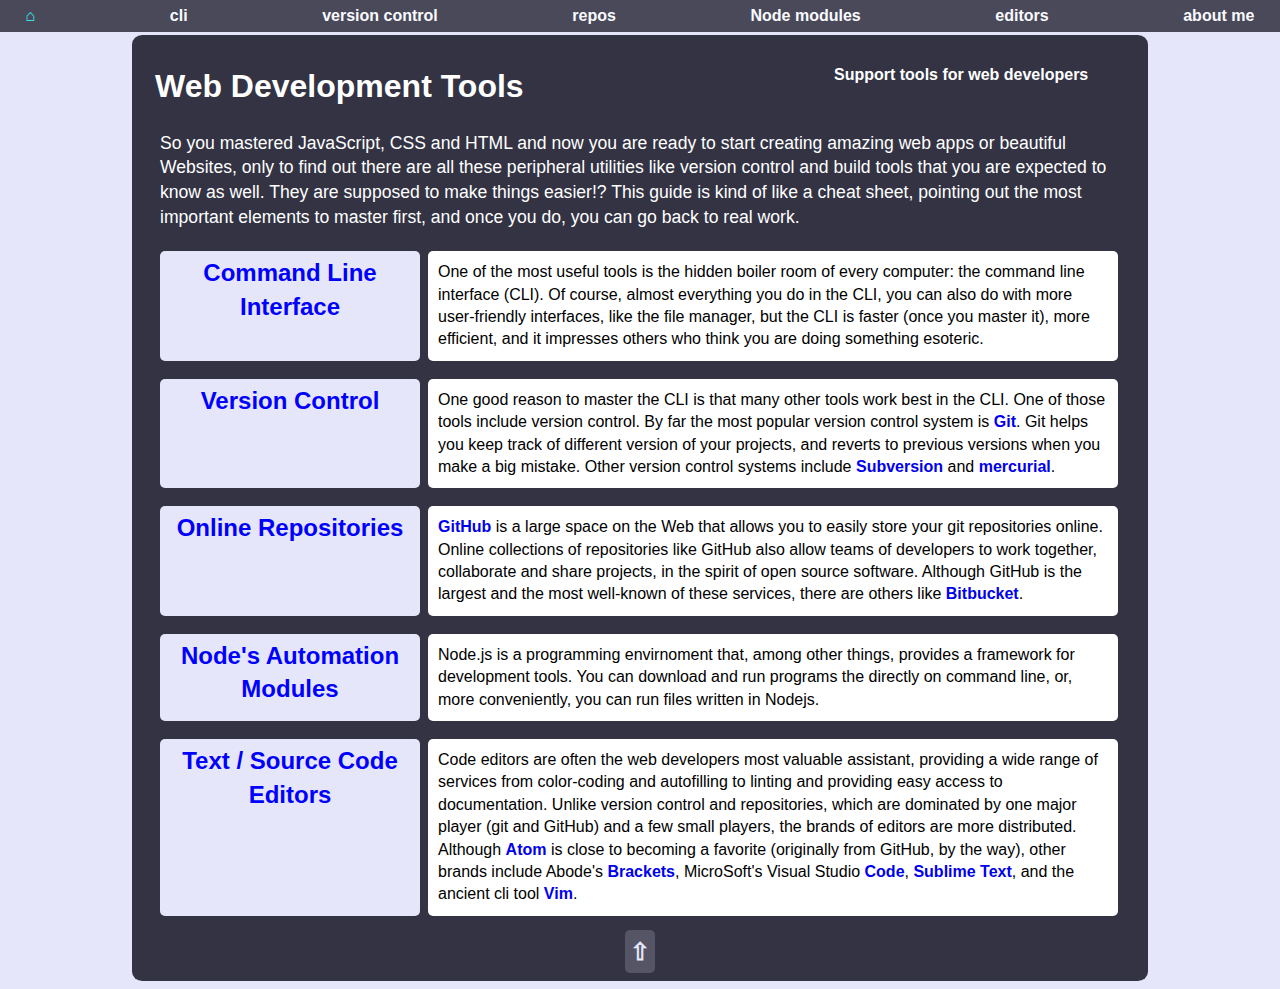
<file: index.html>
<!doctype html>
<html lang="en">
<head>
    <meta charset="UTF-8">
    <meta name="viewport" content="width=device-width, initial-scale=1.0">
    <meta http-equiv="X-UA-Compatible" content="ie=edge">
    <title>Tools for Web Development</title>
    <link rel="stylesheet" href="_css/tutorial2.css">
</head>
<body class="index">
    <nav class="top-nav">
        <div class="mobile-menu">
            <p class="mobile-menu_open">Menu
                <!-- <div class="bar"></div>
                <div class="bar"></div>
                <div class="bar"></div> -->
            </p>
            <p class="mobile-menu_close">X</p>
        </div>
        <ul>
            
            <li><span class="wide">&#x2302;</span></li>
            <li><a href="cli/">cli</a></li>
            <li><a href="git/">v<span class="wide">ersion </span>c<span class="wide">ontrol</span></a></li>
            
            <li><a href="repos/">repos</a></li>
            <li><a href="buildtools/">Node<span class="wide"> modules</span></a></li>
            <li><a href="editors/">editors</a></li>
            <li><a href="https://danMulvihill.github.io"><span class="wide">about </span>me</a></li>
            
        </ul>
    </nav> 
    <div class="container">
        <header class="divided-header">
      
                <h1>Web Development Tools</h1>
                <h4>Support tools for web developers</h4>

            <p>So you mastered JavaScript, CSS and HTML and now you are ready to start creating amazing web apps or beautiful 
                Websites, only to find out there are all these peripheral utilities like version control and
                build tools that you are expected to know as well. They are supposed to make things easier!? 
                This guide is kind of like a cheat sheet, pointing out the most important elements to master first, 
                and once you do, you can go back to real work.
            </p>
        </header>
        <div class="main-content">
            <!-- <div class="row"><div class="col col-3-3"><h3>Subtitle</h3></div></div> -->
            
            <div class="row">
                <div class="col col-1-3 linked">
                    <h2><a href="cli/">
                    Command Line Interface</a></h2>
                </div>
                <section class="col col-2-3">
                    <p> One of the most useful tools is the hidden boiler room of every computer: the command line 
                        interface (CLI). Of course, almost everything you do in the CLI, you can also do with more user-friendly interfaces, 
                        like the file manager, but the CLI is faster (once you master it), more efficient, and it impresses
                        others who think you are doing something esoteric.
                    </p>
                </section>
            </div>
            <div class="row">
                <div class="col col-1-3 linked">
                    <h2><a href="git/">Version Control</a></h2>
                </div>
                <section class="col col-2-3">
                    <p> One good reason to master the CLI is that many other tools work best in the CLI. One of those tools 
                        include version control. By far the most popular version control system is <a href = "https://git-scm.com">Git</a>. Git helps you keep
                        track of different version of your projects, and reverts to previous versions when you make a big mistake. 
                        Other version control systems include <a href= "https://subversion.apache.org/">Subversion</a> and <a href="https://www.mercurial-scm.org">mercurial</a>.
                    </p>
                </section>
            </div>
            <div class="row">
                <div class="col col-1-3 linked">
                    <h2><a href="repos/">Online Repositories</a></h2>
                </div>
                <section class="col col-2-3">
                    <p> 
                        <a href="https://github.com">GitHub</a> is a large space on the Web that allows you to easily store your git repositories online.
                        Online collections of repositories like GitHub also allow teams of developers to work together, collaborate 
                        and share projects, in the spirit of open source software. Although GitHub is the largest and 
                        the most well-known of these services, there are others like <a href = "https://bitbucket.org">Bitbucket</a>. 
                    </p>
                </section>
            </div>
            <div class="row">
                    <div class="col col-1-3 linked">
                        <h2><a href="buildtools/">Node's Automation Modules</a></h2>
                    </div>
                    <section class="col col-2-3">
                        <p> 
                            Node.js is a programming envirnoment that, among other things,
                            provides a framework for development tools. You can download and run 
                            programs the directly on command line, or, more conveniently, you
                            can run files written in Nodejs. 
                        </p>
                    </section>
             </div>
            <div class="row">
                <div class="col col-1-3 linked">
                    <h2><a href="editors/">Text / Source Code Editors</a></h2>
                </div>
                <section class="col col-2-3">
                    <p> 
                        Code editors are often the web developers most valuable assistant,
                        providing a wide range of services from color-coding and autofilling to
                        linting and providing easy access to documentation.  
                        Unlike version control and repositories, which are dominated by one major player (git and GitHub) and a few small players,
                        the brands of editors are more distributed. Although <a href="https://atom.io">Atom</a> is close to becoming a favorite
                        (originally from GitHub, by the way), 
                        other brands include Abode's <a href="http://brackets.io">Brackets</a>, 
                        MicroSoft's Visual Studio <a href="https://code.visualstudio.com">Code</a>, 
                        <a href="https://www.sublimetext.com">Sublime Text</a>, 
                        and the ancient cli tool <a href="http://www.vim.org">Vim</a>. 
                    </p>
                </section>
               
                </div>
                <div class="row footer">
                    <section class="col col-3-3 js-top">&#8679;</section>
                </div>
        </div>
    </div>
    <script src="https://code.jquery.com/jquery-3.3.1.min.js"></script>
    <script src="_js/main.js"></script>
    
</body>
</html>
</file>
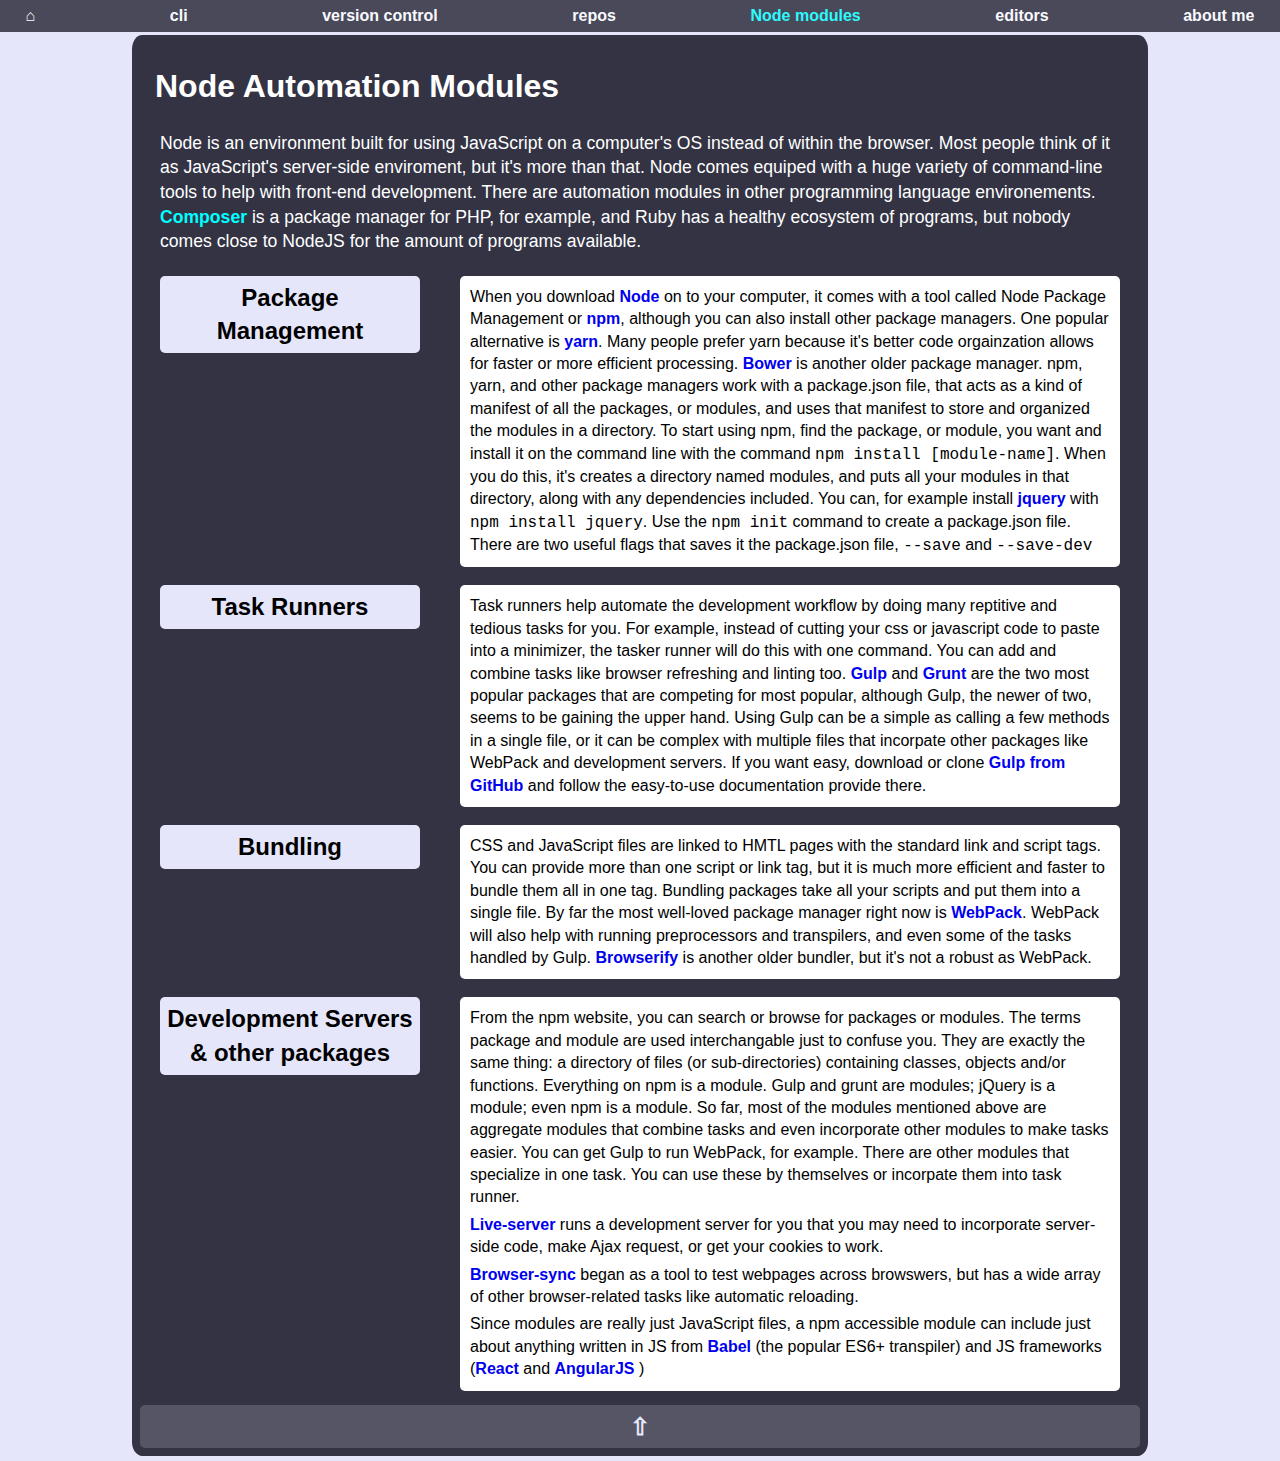
<file: buildtools/index.html>
<!doctype html>
<html lang="en">
<head>
    <meta charset="UTF-8">
    <meta name="viewport" content="width=device-width, initial-scale=1.0">
    <meta http-equiv="X-UA-Compatible" content="ie=edge">
    <title>Node Automation Modules | Tools for Web development</title>
    <link rel="stylesheet" href="../_css/tutorial2.css">
</head>
<body>
    <!-- <nav class="low-nav">
        <ul>
            <li>Node Modules</li>
            <li><a href="../">&#x2302;</a></li>
        </ul>
    </nav>  -->
    <nav class="top-nav">
            <div class="mobile-menu">
                <p class="mobile-menu_open">Menu
                    <!-- <div class="bar"></div>
                    <div class="bar"></div>
                    <div class="bar"></div> -->
                </p>
                <p class="mobile-menu_close">X</p>
            </div>
            <ul>
                
                <li><a href="../"><span class="wide">&#x2302;</span></a></li>
                <li><a href="../cli/">cli</a></li>
                <li><a href="../git/">v<span class="wide">ersion </span>c<span class="wide">ontrol</span></a></li>
                
                <li><a href="../repos/">repos</a></li>
                <li>Node<span class="wide"> modules</span></li>
                <li><a href="../editors/">editors</a></li>
                <li><a href="https://danMulvihill.github.io"><span class="wide">about </span>me</a></li>
                
            </ul>
        </nav> 
    <div class="container">
        <header>
            <h1>Node Automation Modules</h1>
            <p> Node is an environment built for using JavaScript on a computer's OS instead of within the browser.
                Most people think of it as JavaScript's server-side enviroment, but it's more than that. 
                Node comes equiped with a huge variety of command-line tools to help with front-end development. 
                There are automation modules in other programming language environements. <a href="https://getcomposer.org">Composer</a> is a package manager
                for PHP, for example, and Ruby has a healthy ecosystem of programs, but nobody comes close to NodeJS for 
                the amount of programs available.
            </p>
        </header>
        <div class="main-content">
            <div class="row">
                <div class="col col-1-3">
                    <h2>Package Management</h2>
                </div>
                <section class="col col-2-3">
                    <p>When you download <a href="https://nodejs.org/en/">Node</a> on to your computer, it comes with a tool called 
                        Node Package Management or <a href="https://www.npmjs.com">npm</a>, although you can also install other package managers. 
                        One popular alternative is <a href="https://yarnpkg.com/en/">yarn</a>. Many people prefer yarn because it's better 
                        code orgainzation allows for faster or more efficient processing. 
                        <a href="https://bower.io">Bower</a> is another older package manager. 
                        npm, yarn, and other package managers work with a package.json file,
                        that acts as a kind of manifest of all the packages, or modules, and uses that manifest
                        to store and organized the modules in a directory. To start using npm,
                       find the package, or module, you want and install it on the command line with the
                       command <code>npm install [module-name]</code>. When you do this, it's creates a directory named modules, and puts all your modules in that directory, 
                       along with any dependencies included. You can, for example install <a href="https://www.npmjs.com/package/jquery">jquery</a> with <code>npm install jquery</code>. 
                       Use the <code>npm init</code> command to create a package.json file.
                       There are two useful flags that saves it the package.json file, <code>--save</code> and <code>--save-dev</code>  </p>
                </section>
            </div>
            <div class="row">
                <div class="col col-1-3">
                    <h2>Task Runners</h2>
                </div>
                <section class="col col-2-3">
                    <p>Task runners help automate the development workflow by doing many 
                        reptitive and tedious tasks for you. For example, instead of cutting your css or javascript code
                        to paste into a minimizer, the tasker runner will do this with one command. 
                        You can add and combine tasks like browser refreshing and linting too.
                        <a href="https://www.npmjs.com/package/gulp">Gulp</a> and <a href="https://www.npmjs.com/package/grunt">Grunt</a> are the two most popular packages that are competing for most popular, 
                        although Gulp, the newer of two, seems to be gaining the upper hand.
                        Using Gulp can be a simple as calling a few methods in a single file, 
                        or it can be complex with multiple files that incorpate other packages like WebPack and development servers.
                        If you want easy, download or clone <a href="https://github.com/gulpjs/gulp/blob/v3.9.1/docs/getting-started.md">Gulp from GitHub</a> and follow the easy-to-use documentation provide there.</p>
                </section>
            </div>
            <div class="row">
                    <div class="col col-1-3">
                        <h2>Bundling</h2>
                    </div>
                    <section class="col col-2-3">
                        <p>CSS and JavaScript files are linked to HMTL pages with the standard link and script tags. You can provide more than
                            one script or link tag, but it is much more efficient and faster to bundle them all in one tag.
                            Bundling packages take all your scripts and put them into a single file.   By far the most well-loved package manager right now is <a href="https://www.npmjs.com/package/webpack">WebPack</a>. 
                            WebPack will also help with running preprocessors and transpilers, and even some of the tasks handled by Gulp.
                            <a href="https://www.npmjs.com/package/browserify">Browserify</a> is another older bundler, but it's not a robust as WebPack.
                        </p>
                    </section>
            </div>
            <div class="row">
                <div class="col col-1-3">
                    <h2>Development Servers & other packages</h2>
                </div>
                <section class="col col-2-3">
                    <p>From the npm website, you can search or browse for packages or modules.
                        The terms package and module are used interchangable just to confuse you. 
                        They are exactly the same thing: a directory of files (or sub-directories) containing classes, objects and/or functions.
                         Everything on npm is a module. Gulp and grunt are modules; jQuery is a module; even npm is a module.
                        So far, most of the modules mentioned above are aggregate modules that combine tasks and even incorporate 
                       other modules to make tasks easier. You can get Gulp to run WebPack, for example.

                       There are other modules that specialize in one task. You can use these by themselves or incorpate them into task runner.</p> 
                       <p><a href="https://www.npmjs.com/package/live-server">Live-server</a> runs a development server for you that you may need to incorporate server-side code, make Ajax request, or get your cookies to work.</p>
                       <p><a href="https://www.npmjs.com/package/browser-sync">Browser-sync</a> began as a tool to test webpages across browswers, but has a wide array of other browser-related 
                           tasks like automatic reloading.
                       </p>
                       <p>Since modules are really just JavaScript files, a npm accessible module can include just about anything written in JS from
                          <a href="https://www.npmjs.com/package/babel-core">Babel</a> (the popular ES6+ transpiler) and JS frameworks 
                          (<a href="https://www.npmjs.com/package/react">React</a> and <a href="https://www.npmjs.com/package/angular">AngularJS</a> ) </p>
                </section>
            </div>

            <div class="row footer">
                    <section class="col col-3-3 js-top">&#8679;</section>
            </div>
        </div>
    </div>
    <script src="https://code.jquery.com/jquery-3.3.1.min.js"></script>
    <script src="../_js/main.js"></script>
    
</body>
</html>
</file>
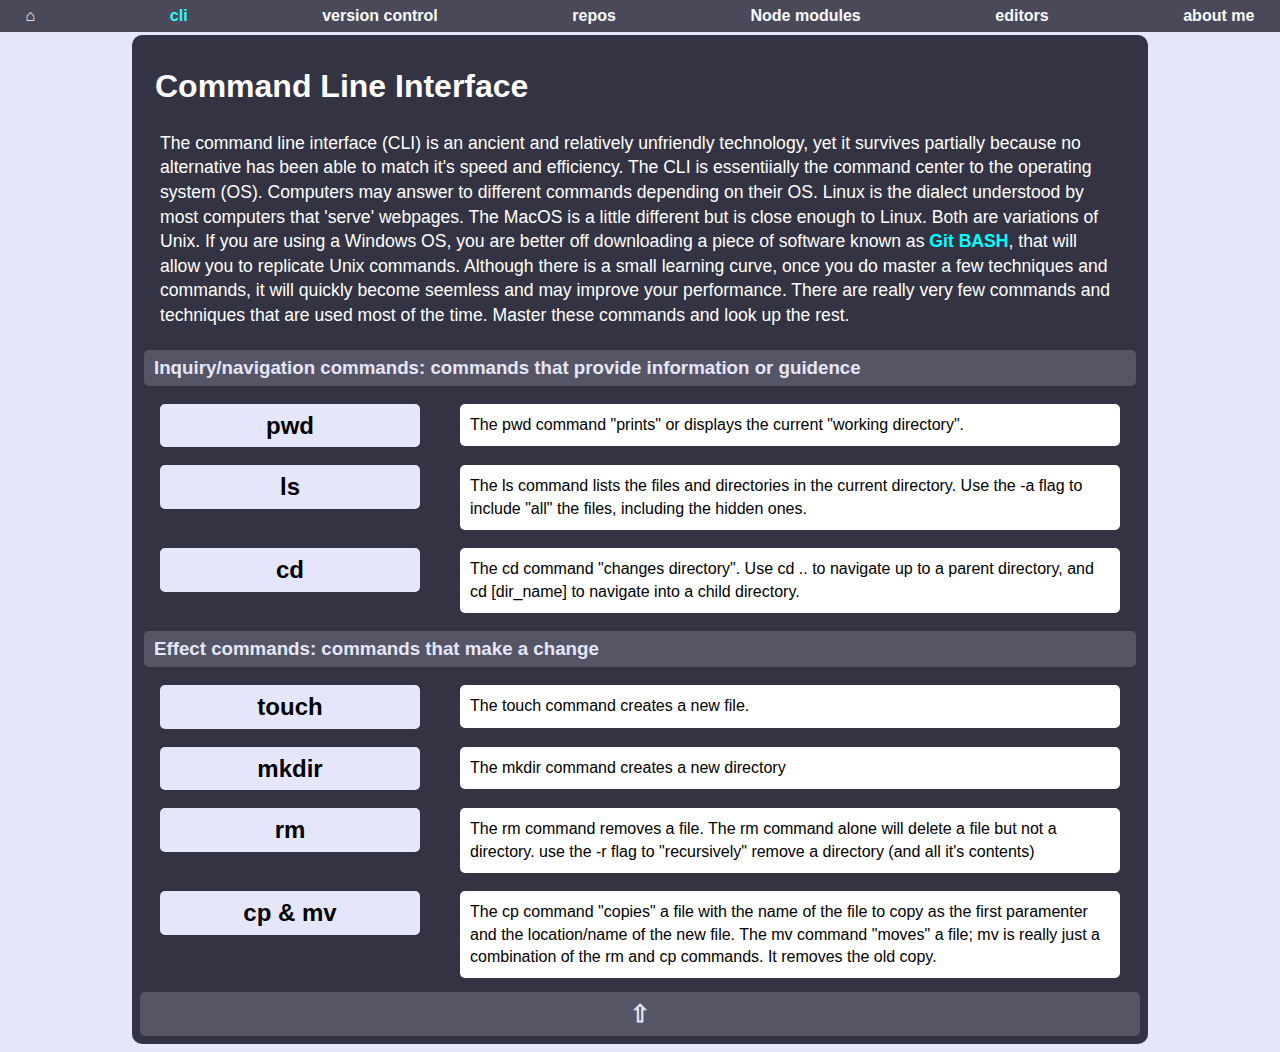
<file: cli/index.html>
<!doctype html>
<html lang="en">
<head>
    <meta charset="UTF-8">
    <meta name="viewport" content="width=device-width, initial-scale=1.0">
    <meta http-equiv="X-UA-Compatible" content="ie=edge">
    <title>Command Line Interface | Tools for Web Development</title>
    <link rel="stylesheet" href="../_css/tutorial2.css">
</head>
<body>
    <!-- <nav class="low-nav">
        <ul>
            <li>cli</li>
            <li><a href="../">&#x2302;</a></p>
        </ul>
    </nav>  -->
    <nav class="top-nav">
            <div class="mobile-menu">
                <p class="mobile-menu_open">Menu
                    <!-- <div class="bar"></div>
                    <div class="bar"></div>
                    <div class="bar"></div> -->
                </p>
                <p class="mobile-menu_close">X</p>
            </div>
            <ul>
                
                <li><a href="../"><span class="wide">&#x2302;</span></a></li>
                <li>cli</li>
                <li><a href="../git/">v<span class="wide">ersion </span>c<span class="wide">ontrol</span></a></li>
                
                <li><a href="../repos/">repos</a></li>
                <li><a href="../buildtools/">Node<span class="wide"> modules</span></a></li>
                <li><a href="../editors/">editors</a></li>
                <li><a href="https://danMulvihill.github.io"><span class="wide">about </span>me</a></li>
                
            </ul>
        </nav> 
    <div class="container">
        <header>
            <h1>Command Line Interface</h1>
            <p>The command line interface (CLI) is an ancient and relatively unfriendly technology, 
                yet it survives partially because no alternative has 
                been able to match it's speed and efficiency. 
                The CLI is essentiially the command center to the operating system (OS). 
                Computers may answer to different commands depending on their OS. 
                Linux is the dialect understood by most computers that 'serve' webpages.
                The MacOS is a little different but is close enough to Linux.
                Both are variations of Unix.
                If you are using a Windows OS, you are better off downloading a piece of software 
                known as <a href="https://gitforwindows.org">Git BASH</a>, that will allow you to replicate Unix commands.
                
                Although there is a small learning curve, once you do master a few
                techniques and commands, it will quickly become seemless and may
                improve your performance. There are really very few commands and techniques
                that are used most of the time. Master these commands and look up the rest.
            </p>
        </header>
        <div class="main-content">
            <div class="row">
                    <div class="col col-3-3">
                        <h3>Inquiry/navigation commands: commands that provide information or guidence</h3>
                        
                    </div>
                </div>
                <div class="row">
                    <div class="col col-1-3">
                        <h2>pwd</h2>
                    </div>
                    <section class="col col-2-3">
                        <p>The pwd command "prints" or displays the current "working directory".</p>
                    </section>
                </div>
                <div class="row">
                    <div class="col col-1-3">
                        <h2>ls</h2>
                    </div>
                    <section class="col col-2-3">
                        <p>The ls command lists the files and directories in the current directory. 
                            Use the -a flag to include "all" the files, including the hidden ones. </p>
                    </section>
                </div>
                <div class="row">
                        <div class="col col-1-3">
                            <h2>cd</h2>
                        </div>
                        <section class="col col-2-3">
                            <p>The cd command "changes directory". Use cd .. to navigate up to a parent directory, 
                                and cd [dir_name] to navigate into a child directory.
                            </p>
                        </section>
                    </div>
                <div class="row">
                    <div class="col col-3-3">
                        <h3>Effect commands: commands that make a change</h3>
                        
                    </div>
                </div>
                <div class="row">
                    <div class="col col-1-3">
                        <h2>touch</h2>
                    </div>
                    <section class="col col-2-3">
                        <p>The touch command creates a new file.</p>
                    </section>
                </div>
                <div class="row">
                    <div class="col col-1-3">
                        <h2>mkdir</h2>
                    </div>
                    <section class="col col-2-3">
                        <p>The mkdir command creates a new directory</p>
                    </section>
                </div>
                <div class="row">
                        <div class="col col-1-3">
                            <h2>rm</h2>
                        </div>
                        <section class="col col-2-3">
                            <p>The rm command removes a file. The rm command alone will delete 
                                a file but not a directory. use the -r flag to "recursively" remove a directory (and all it's contents)
                            </p>
                        </section>
                </div>
                <div class="row">
                        <div class="col col-1-3">
                            <h2>cp & mv</h2>
                        </div>
                        <section class="col col-2-3">
                            <p>The cp command "copies" a file with the name of the file to copy as the first paramenter and 
                                the location/name of the new file. The mv command "moves" a file; mv is really just a
                            combination of the rm and cp commands. It removes the old copy.</p>
                        </section>
                </div>
                <div class="row footer">
                    <section class="col col-3-3 js-top">&#8679;</section>
                </div>

        </div>
    </div>
    <script src="https://code.jquery.com/jquery-3.3.1.min.js"></script>
    <script src="../_js/main.js"></script>
</body>
</html>
</file>
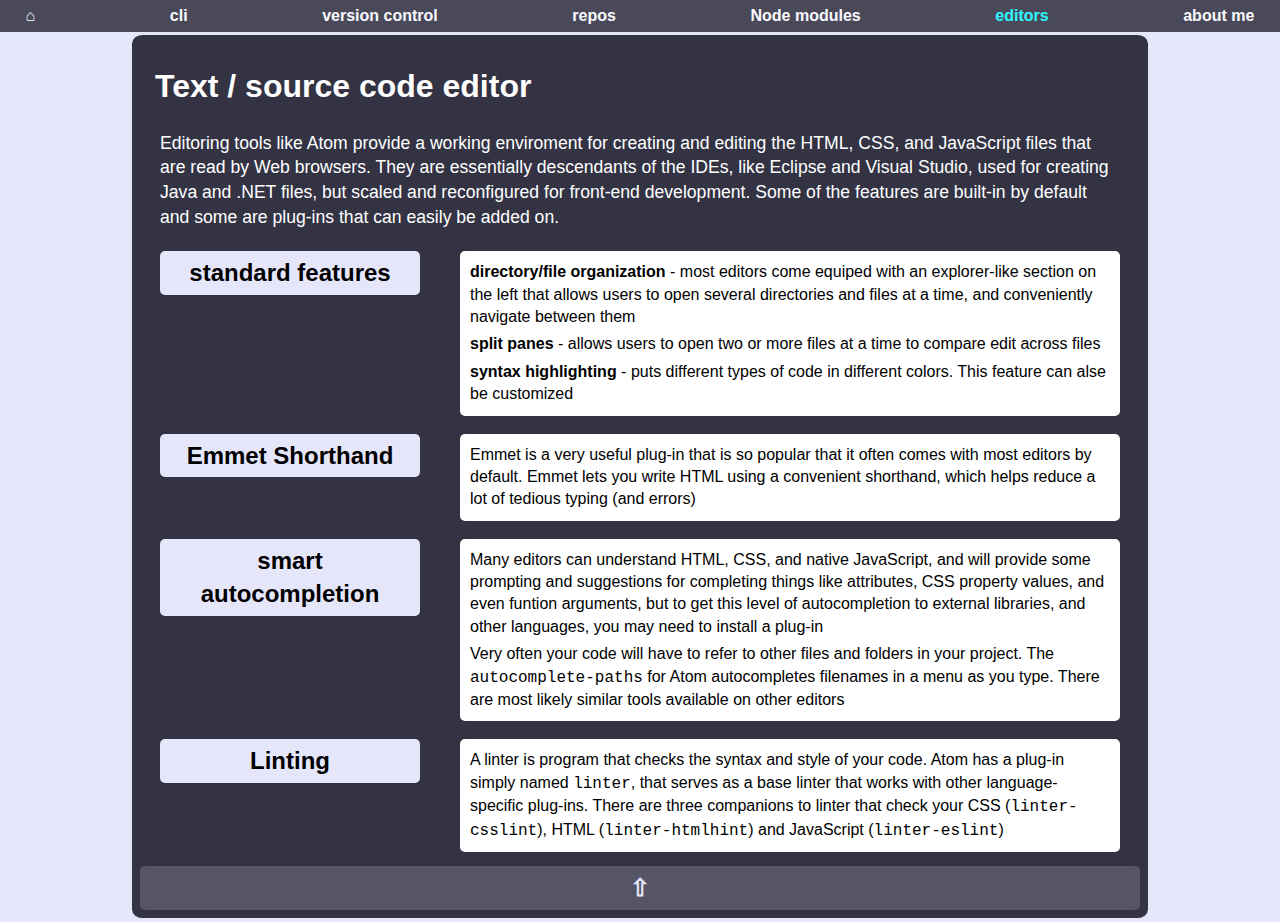
<file: editors/index.html>
<!doctype html>
<html lang="en">
<head>
    <meta charset="UTF-8">
    <meta name="viewport" content="width=device-width, initial-scale=1.0">
    <meta http-equiv="X-UA-Compatible" content="ie=edge">
    <title>Text/Source Code Editors | Tools for Web development</title>
    <link rel="stylesheet" href="../_css/tutorial2.css">
</head>
<body>
    <!-- <nav class="low-nav">
        <ul>
            <li>editors</li>
            <li><a href="../">&#x2302;</a></li>
        </ul>
    </nav>  -->
    <nav class="top-nav">
            <div class="mobile-menu">
                <p class="mobile-menu_open">Menu
                    <!-- <div class="bar"></div>
                    <div class="bar"></div>
                    <div class="bar"></div> -->
                </p>
                <p class="mobile-menu_close">X</p>
            </div>
            <ul>
                
                <li><a href="../"><span class="wide">&#x2302;</span></a></li>
                <li><a href="../cli/">cli</a></li>
                <li><a href="../git/">v<span class="wide">ersion </span>c<span class="wide">ontrol</span></a></li>
                
                <li><a href="../repos/">repos</a></li>
                <li><a href="../buildtools/">Node<span class="wide"> modules</span></a></li>
                <li>editors</li>
                <li><a href="https://danMulvihill.github.io"><span class="wide">about </span>me</a></li>
                
            </ul>
        </nav> 
    <div class="container">
        <header>
            <h1>Text / source code editor</h1>
            <p>Editoring tools like Atom provide a working enviroment for creating and editing the HTML, CSS, 
                and JavaScript files that are read by Web browsers. They are essentially descendants of the 
                IDEs, like Eclipse and Visual Studio, used for creating Java and .NET files, but scaled and 
                reconfigured for front-end development. Some of the features are built-in by default and some 
                are plug-ins that can easily be added on.
            </p>
        </header>
        <div class="main-content">
            <div class="row">
                <div class="col col-1-3">
                    <h2>standard features</h2>
                </div>
                <section class="col col-2-3">
                    <p><strong>directory/file organization</strong> - most editors come equiped with 
                    an explorer-like section on the left that allows users to open several directories
                    and files at a time, and conveniently navigate between them</p>
                    <p><strong>split panes</strong> - allows users to open two or more files at a time
                    to compare edit across files</p>
                    <p><strong>syntax highlighting</strong> - puts different types of code in different
                    colors. This feature can alse be customized</p>
                </section>
            </div>

            <div class="row">
                <div class="col col-1-3">
                    <h2>Emmet Shorthand</h2>
                </div>
                <section class="col col-2-3">
                    <p>Emmet is a very useful plug-in that is so popular that it often comes with most
                        editors by default. Emmet lets you write HTML using a convenient shorthand, 
                    which helps reduce a lot of tedious typing (and errors) </p>
                </section>
            </div>
            <div class="row">
                    <div class="col col-1-3">
                        <h2>smart autocompletion</h2>
                    </div>
                    <section class="col col-2-3">
                        <p>Many editors can understand HTML, CSS, and native JavaScript, and will provide
                            some prompting and suggestions for completing things like attributes, CSS property values, 
                        and even funtion arguments, but to get this level of autocompletion to external libraries,
                    and other languages, you may need to install a plug-in </p>
                        <p>Very often your code will have to refer to other files and folders in your project. The <code>autocomplete-paths</code> for Atom autocompletes filenames in a menu 
                        as you type.  There are most likely similar tools available on other editors </p>
                    </section>
            </div>
            <div class="row">
                    <div class="col col-1-3">
                        <h2>Linting</h2>
                    </div>
                    <section class="col col-2-3">
                        <p>A linter is program that checks the syntax and style of your code.
                            Atom has a plug-in simply named <code>linter</code>, that serves as 
                            a base linter that works with other language-specific plug-ins.
                            There are three companions to linter that check your CSS (<code>linter-csslint</code>), 
                            HTML (<code>linter-htmlhint</code>) and JavaScript (<code>linter-eslint</code>)</p>
                    </section>
            </div>
            <div class="row footer">
                <section class="col col-3-3 js-top">&#8679;</section>
            </div>
        </div>
    </div>
    <script src="https://code.jquery.com/jquery-3.3.1.min.js"></script>
    <script src="../_js/main.js"></script>
</body>
</html>
</file>
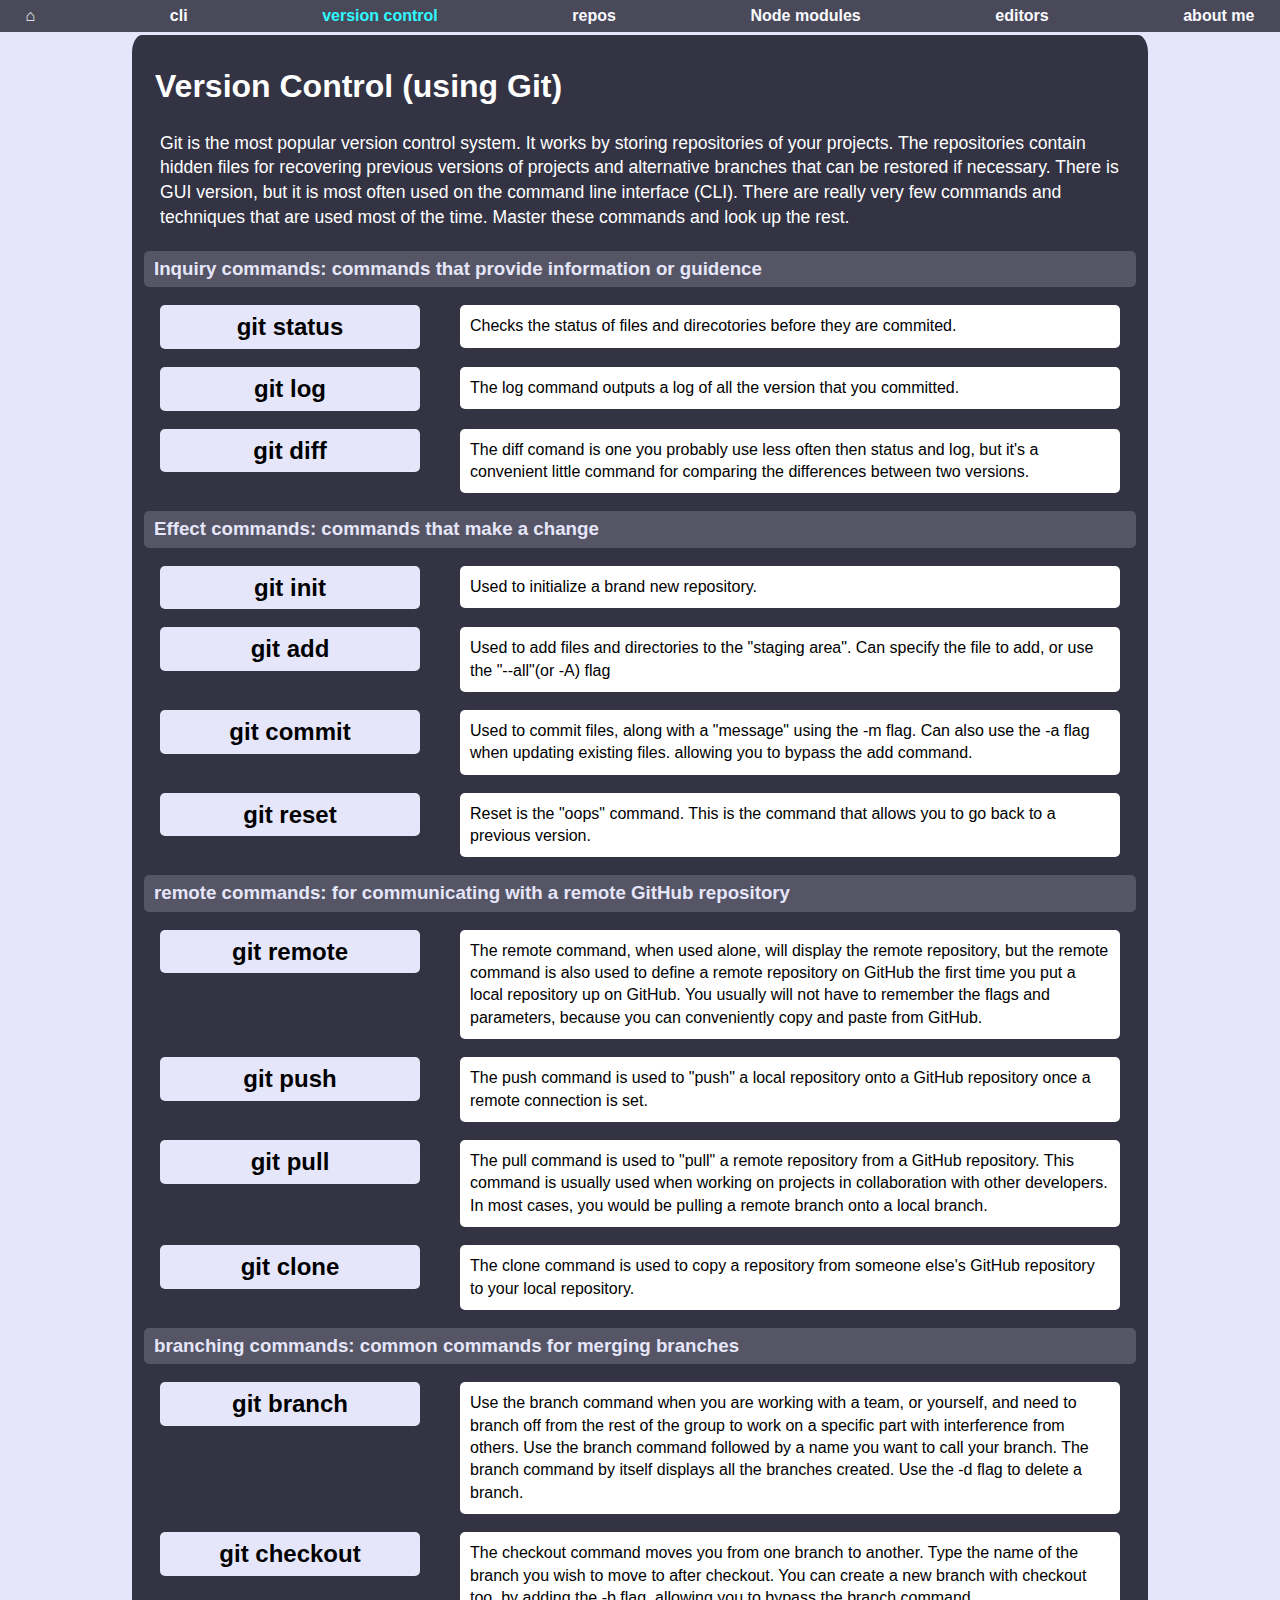
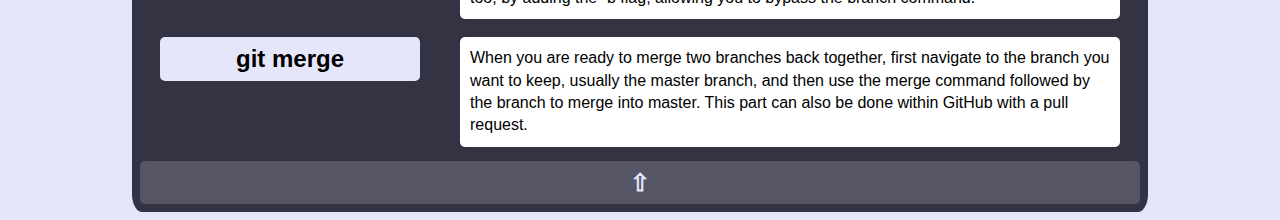
<file: git/index.html>
<!doctype html>
<html lang="en">
<head>
    <meta charset="UTF-8">
    <meta name="viewport" content="width=device-width, initial-scale=1.0">
    <meta http-equiv="X-UA-Compatible" content="ie=edge">
    <title>Version Control (with git) | Tools for Web Development</title>
    <link rel="stylesheet" href="../_css/tutorial2.css">
</head>
<body>
    <!-- <nav class="low-nav">
        <ul>
            <li>version control</li>
            <li><a href="../">&#x2302;</a></li>
        </ul>
    </nav> -->
    <nav class="top-nav">
            <div class="mobile-menu">
                <p class="mobile-menu_open">Menu
                    <!-- <div class="bar"></div>
                    <div class="bar"></div>
                    <div class="bar"></div> -->
                </p>
                <p class="mobile-menu_close">X</p>
            </div>
            <ul>
                
                <li><a href="../"><span class="wide">&#x2302;</span></a></li>
                <li><a href="../cli/">cli</a></li>
                <li>v<span class="wide">ersion </span>c<span class="wide">ontrol</span></li>
                
                <li><a href="../repos/">repos</a></li>
                <li><a href="../buildtools/">Node<span class="wide"> modules</span></a></li>
                <li><a href="../editors/">editors</a></li>
                <li><a href="https://danMulvihill.github.io"><span class="wide">about </span>me</a></li>
                
            </ul>
        </nav> 
    <div class="container">
        <header>
            <h1>Version Control (using Git)</h1>
            <p>Git is the most popular version control system. It works by storing
                repositories of your projects. The repositories contain hidden files
                for recovering previous versions of projects and alternative branches that
                can be restored if necessary. There is GUI version, but it is most often used on
                the command line interface (CLI). There are really very few commands and techniques
                that are used most of the time. Master these commands and look up the rest.
            </p>
        </header>
        <div class="main-content">
            <div class="row">
                    <div class="col col-3-3">
                        <h3>Inquiry commands: commands that provide information or guidence</h3>
                        
                    </div>
                </div>
                <div class="row">
                    <div class="col col-1-3">
                        <h2>git status</h2>
                    </div>
                    <section class="col col-2-3">
                        <p>Checks the status of files and direcotories before they are commited.</p>
                    </section>
                </div>
                <div class="row">
                    <div class="col col-1-3">
                        <h2>git log</h2>
                    </div>
                    <section class="col col-2-3">
                        <p>The log command outputs a log of all the version that you committed.</p>
                    </section>
                </div>
                <div class="row">
                        <div class="col col-1-3">
                            <h2>git diff</h2>
                        </div>
                        <section class="col col-2-3">
                            <p>The diff comand is one you probably use less often then status and log, but it's
                                a convenient little command for comparing the differences between two versions.</p>
                        </section>
                    </div>

                <div class="row"><div class="col col-3-3"><h3>Effect commands: commands that make a change</h3></div></div>
                <div class="row">
                    <div class="col col-1-3">
                        <h2>git init</h2>
                    </div>
                    <section class="col col-2-3">
                        <p>Used to initialize a brand new repository. 
                        </p>
                    </section>
                    </div>
                <div class="row">
                    <div class="col col-1-3">
                        <h2>git add</h2>
                    </div>
                    <section class="col col-2-3">
                        <p>Used to add files and directories to the "staging area". Can specify the file to add, or use the "--all"(or -A) flag</p>
                    </section>
                </div>
                <div class="row">
                    <div class="col col-1-3">
                        <h2>git commit</h2>
                    </div>
                    <section class="col col-2-3">
                        <p>Used to commit files, along with a "message" using the -m flag. Can also use the -a flag 
                            when updating existing files. allowing you to bypass the add command.</p>
                    </section>
                </div>
                <div class="row">
                        <div class="col col-1-3">
                            <h2>git reset</h2>
                        </div>
                        <section class="col col-2-3">
                            <p>Reset is the "oops" command. This is the command that allows you to go back to a previous 
                                version.
                            </p>
                        </section>
                    </div>

                <div class="row"><div class="col col-3-3"><h3>remote commands: for communicating with a remote GitHub repository</h3></div></div>
                
                <div class="row">
                    <div class="col col-1-3">
                        <h2>git remote</h2>
                    </div>
                    <section class="col col-2-3">
                        <p>The remote command, when used alone, will display the remote repository, but the remote
                            command is also used to define a remote repository on GitHub the first time you put a local repository up on GitHub. 
                            You usually will not have to remember the flags and parameters, because you can conveniently copy and paste from GitHub.
                        </p>
                    </section>
                </div>
                <div class="row">
                    <div class="col col-1-3">
                        <h2>git push</h2>
                    </div>
                    <section class="col col-2-3">
                        <p>The push command is used to "push" a local repository onto a GitHub repository once a remote
                            connection is set. 
                        </p>
                    </section>
                </div>
                <div class="row">
                        <div class="col col-1-3">
                            <h2>git pull</h2>
                        </div>
                        <section class="col col-2-3">
                            <p>The pull command is used to "pull" a remote repository from a GitHub repository. 
                               This command is usually used when working on projects in collaboration with other developers.
                               In most cases, you would be pulling a remote branch onto a local branch. 
                            </p>
                        </section>
                    </div>
                <div class="row">
                    <div class="col col-1-3">
                        <h2>git clone</h2>
                    </div>
                    <section class="col col-2-3">
                        <p>The clone command is used to copy a repository from someone else's GitHub repository to 
                            your local repository.
                        </p>
                    </section>
                </div>

                <div class="row"><div class="col col-3-3"><h3>branching commands: common commands for merging branches</h3></div></div>
                
                <div class="row">
                    <div class="col col-1-3">
                        <h2>git branch</h2>
                    </div>
                    <section class="col col-2-3">
                        <p>Use the branch command when you are working with a team, or yourself, and need to branch off from the 
                            rest of the group to work on a specific part with interference from others. 
                            Use the branch command followed by a name you want to call your branch.
                            The branch command by itself displays all the branches created.
                            Use the -d flag to delete a branch.
                        </p>
                    </section>
                </div>
                <div class="row">
                    <div class="col col-1-3">
                        <h2>git checkout</h2>
                    </div>
                    <section class="col col-2-3">
                        <p>The checkout command moves you from one branch to another. Type the name of the branch
                            you wish to move to after checkout. You can create a new branch with checkout too, 
                            by adding the -b flag, allowing you to bypass the branch command.
                        </p>
                    </section>
                </div>
                <div class="row">
                    <div class="col col-1-3">
                        <h2>git merge</h2>
                    </div>
                    <section class="col col-2-3">
                        <p>When you are ready to merge two branches back together, 
                            first navigate to the branch you want to keep, usually the master branch,
                            and then use the merge command followed by the branch to merge into master.
                            This part can also be done within GitHub with a pull request.
                        </p>
                    </section>
                </div>
                <div class="row footer">
                    <section class="col col-3-3 js-top">&#8679;</section>
                </div>
        </div>
    </div>
    <script src="https://code.jquery.com/jquery-3.3.1.min.js"></script>
    <script src="../_js/main.js"></script>
</body>
</html>
</file>
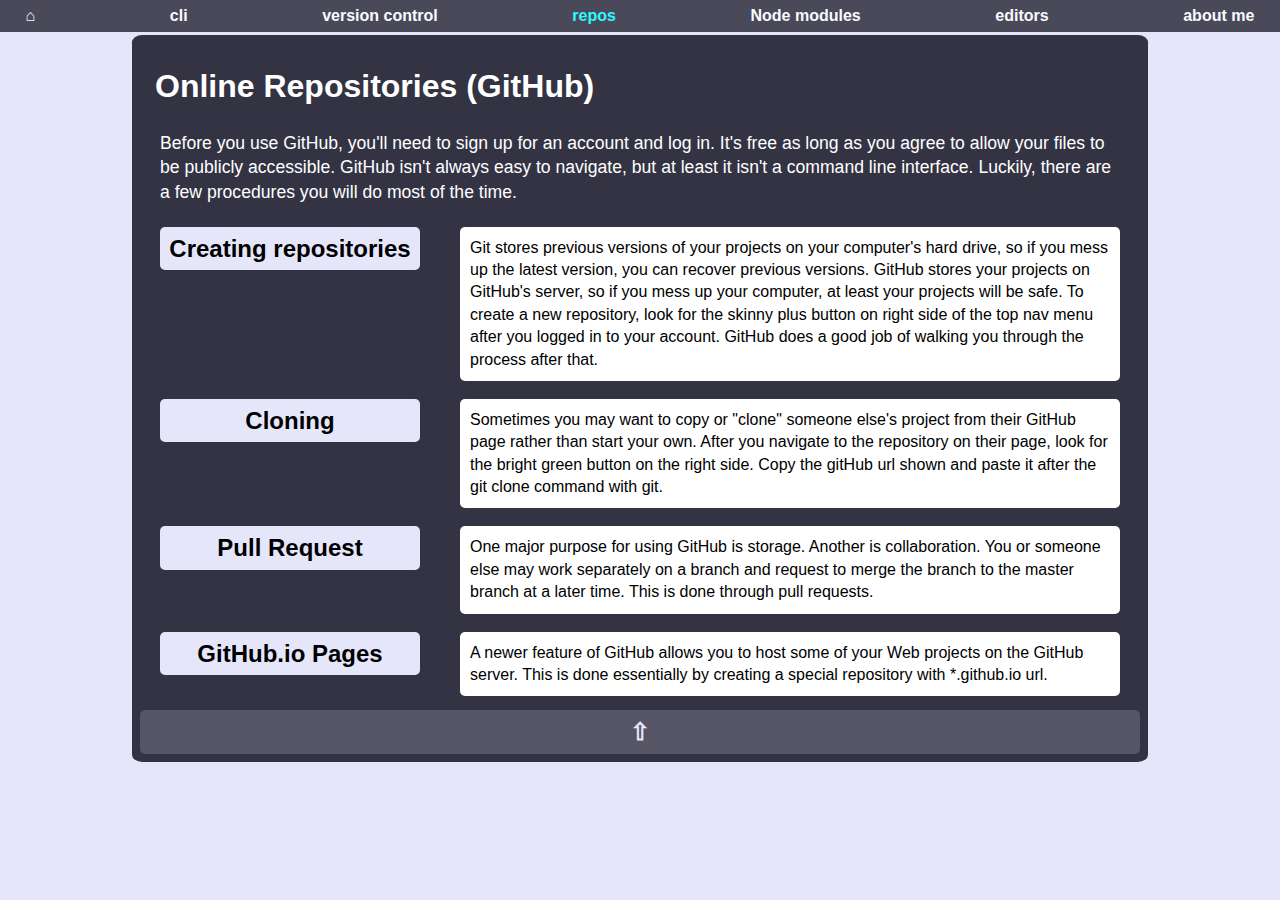
<file: repos/index.html>
<!doctype html>
<html lang="en">
<head>
    <meta charset="UTF-8">
    <meta name="viewport" content="width=device-width, initial-scale=1.0">
    <meta http-equiv="X-UA-Compatible" content="ie=edge">
    <title>Online Repositories (GitHub) | Tools for Web development</title>
    <link rel="stylesheet" href="../_css/tutorial2.css">
</head>
<body>
    <!-- <nav class="low-nav">
        <ul>
            <li>repos</li>
            <li><a href="../">&#x2302;</a></li>
        </ul>
    </nav>  -->
    <nav class="top-nav">
            <div class="mobile-menu">
                <p class="mobile-menu_open">Menu
                    <!-- <div class="bar"></div>
                    <div class="bar"></div>
                    <div class="bar"></div> -->
                </p>
                <p class="mobile-menu_close">X</p>
            </div>
            <ul>
                
                <li><a href="../"><span class="wide">&#x2302;</span></a></li>
                <li><a href="../">cli</a></li>
                <li><a href="../git/">v<span class="wide">ersion </span>c<span class="wide">ontrol</span></a></li>
                
                <li>repos</li>
                <li><a href="../buildtools/">Node<span class="wide"> modules</span></a></li>
                <li><a href="../editors/">editors</a></li>
                <li><a href="https://danMulvihill.github.io"><span class="wide">about </span>me</a></li>
                
            </ul>
        </nav> 
    <div class="container">
        <header>
            <h1>Online Repositories (GitHub)</h1>
            <p>  
                Before you use GitHub, you'll need to sign up for an account and log in. It's free as long as you agree to 
                allow your files to be publicly accessible. GitHub isn't always easy to navigate, but at least it isn't a command line interface.
                Luckily, there are a few procedures you will do most of the time.
            </p>
        </header>
        <div class="main-content">
            <div class="row">
                <div class="col col-1-3">
                    <h2>Creating repositories</h2>
                </div>
                <section class="col col-2-3">
                    <p>Git stores previous versions of your projects on your computer's hard drive, so if you mess up the latest version, you can recover previous versions.
                       GitHub stores your projects on GitHub's server, so if you mess up your computer, at least your projects will be safe.
                       To create a new repository, look for the skinny plus button on right side of the top nav menu after you logged in to your account.
                       GitHub does a good job of walking you through the process after that.
                    </p>
                </section>
            </div>
            <div class="row">
                <div class="col col-1-3">
                    <h2>Cloning</h2>
                </div>
                <section class="col col-2-3">
                    <p>Sometimes you may
                        want to copy or "clone" someone else's project from their GitHub page rather than start your own. 
                        After you navigate to the repository on their page, look for the bright green button on the right side.
                        Copy the gitHub url shown and paste it after the git clone command with git.
                    </p>
                </section>
            </div>

            <div class="row">
                <div class="col col-1-3">
                    <h2>Pull Request</h2>
                </div>
                <section class="col col-2-3">
                    <p>One major purpose for using GitHub is storage. Another is collaboration. 
                       You or someone else may work separately on a branch and request to merge 
                       the branch to the master branch at a later time. This is done through pull requests. 
                    </p>
                </section>
            </div>
            <div class="row">
                    <div class="col col-1-3">
                        <h2>GitHub.io Pages</h2>
                    </div>
                    <section class="col col-2-3">
                        <p>A newer feature of GitHub allows you to host some of your Web projects on the GitHub server.
                            This is done essentially by creating a special repository with *.github.io url.
                        </p>
                    </section>
                </div>
                <div class="row footer">
                    <section class="col col-3-3 js-top">&#8679;</section>
                </div>
        </div>
    </div>
    <script src="https://code.jquery.com/jquery-3.3.1.min.js"></script>
    <script src="../_js/main.js"></script>
</body>
</html>
</file>
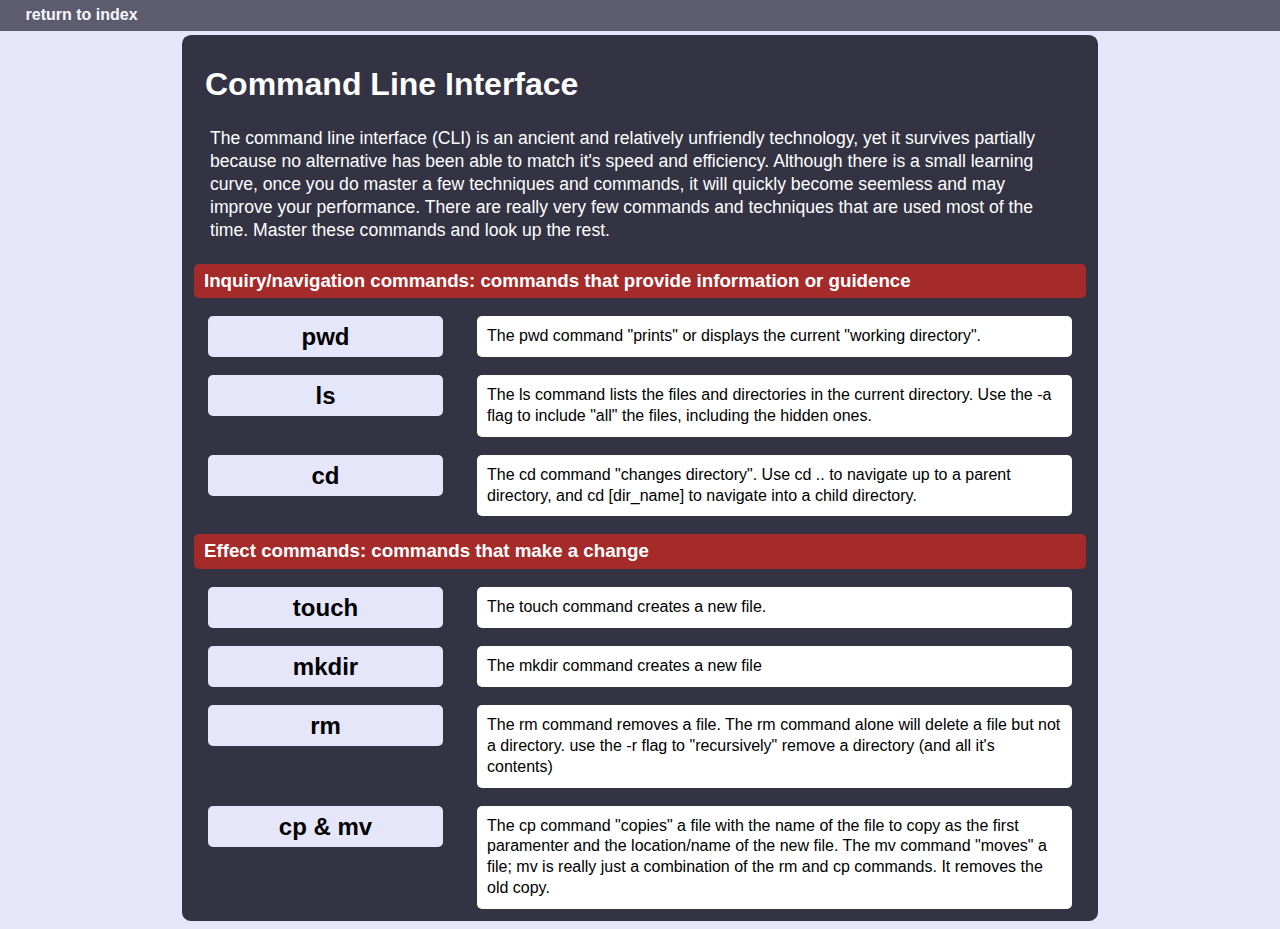
<file: cli.html>
<!doctype html>
<html lang="en">
<head>
    <meta charset="UTF-8">
    <meta name="viewport" content="width=device-width, initial-scale=1.0">
    <meta http-equiv="X-UA-Compatible" content="ie=edge">
    <title>Document</title>
    <link rel="stylesheet" href="css/tutorial2.css">
</head>
<body>
    <nav class="top-nav">
        <ul>
            <li><a href="index.html">return to index</a></li>
        </ul>
    </nav> 
    <div class="container">
        <header>
            <h1>Command Line Interface</h1>
            <p>The command line interface (CLI) is an ancient and relatively unfriendly technology, 
                yet it survives partially because no alternative has 
                been able to match it's speed and efficiency. Although
                there is a small learning curve, once you do master a few
                techniques and commands, it will quickly become seemless and may
                improve your performance. There are really very few commands and techniques
                that are used most of the time. Master these commands and look up the rest.
            </p>
        </header>
        <div class="main-content">
            <div class="row">
                    <div class="col col-3-3">
                        <h3>Inquiry/navigation commands: commands that provide information or guidence</h3>
                        
                    </div>
                </div>
                <div class="row">
                    <div class="col col-1-3">
                        <h2>pwd</h2>
                    </div>
                    <section class="col col-2-3">
                        <p>The pwd command "prints" or displays the current "working directory".</p>
                    </section>
                </div>
                <div class="row">
                    <div class="col col-1-3">
                        <h2>ls</h2>
                    </div>
                    <section class="col col-2-3">
                        <p>The ls command lists the files and directories in the current directory. 
                            Use the -a flag to include "all" the files, including the hidden ones. </p>
                    </section>
                </div>
                <div class="row">
                        <div class="col col-1-3">
                            <h2>cd</h2>
                        </div>
                        <section class="col col-2-3">
                            <p>The cd command "changes directory". Use cd .. to navigate up to a parent directory, 
                                and cd [dir_name] to navigate into a child directory.
                            </p>
                        </section>
                    </div>
                <div class="row">
                    <div class="col col-3-3">
                        <h3>Effect commands: commands that make a change</h3>
                        
                    </div>
                </div>
                <div class="row">
                    <div class="col col-1-3">
                        <h2>touch</h2>
                    </div>
                    <section class="col col-2-3">
                        <p>The touch command creates a new file.</p>
                    </section>
                </div>
                <div class="row">
                    <div class="col col-1-3">
                        <h2>mkdir</h2>
                    </div>
                    <section class="col col-2-3">
                        <p>The mkdir command creates a new file</p>
                    </section>
                </div>
                <div class="row">
                        <div class="col col-1-3">
                            <h2>rm</h2>
                        </div>
                        <section class="col col-2-3">
                            <p>The rm command removes a file. The rm command alone will delete 
                                a file but not a directory. use the -r flag to "recursively" remove a directory (and all it's contents)
                            </p>
                        </section>
                </div>
                <div class="row">
                        <div class="col col-1-3">
                            <h2>cp & mv</h2>
                        </div>
                        <section class="col col-2-3">
                            <p>The cp command "copies" a file with the name of the file to copy as the first paramenter and 
                                the location/name of the new file. The mv command "moves" a file; mv is really just a
                            combination of the rm and cp commands. It removes the old copy.</p>
                        </section>
                </div>
        </div>
    </div>
</body>
</html>
</file>
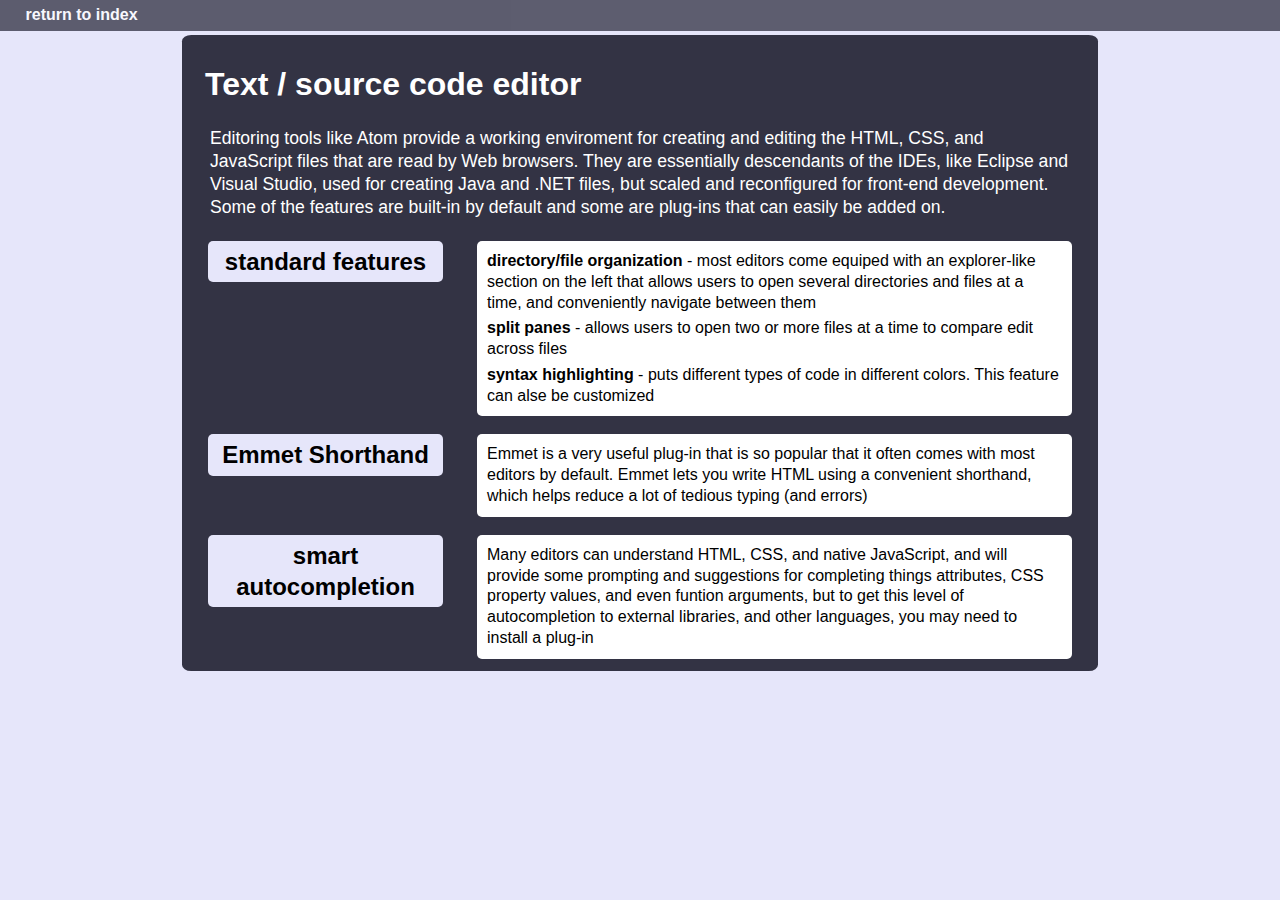
<file: editor.html>
<!doctype html>
<html lang="en">
<head>
    <meta charset="UTF-8">
    <meta name="viewport" content="width=device-width, initial-scale=1.0">
    <meta http-equiv="X-UA-Compatible" content="ie=edge">
    <title>Text/Source Code Editors | Tools for Web development</title>
    <link rel="stylesheet" href="css/tutorial2.css">
</head>
<body>
    <nav class="top-nav">
        <ul>
            <li><a href="index.html">return to index</a></li>
        </ul>
    </nav> 
    <div class="container">
        <header>
            <h1>Text / source code editor</h1>
            <p>Editoring tools like Atom provide a working enviroment for creating and editing the HTML, CSS, 
                and JavaScript files that are read by Web browsers. They are essentially descendants of the 
                IDEs, like Eclipse and Visual Studio, used for creating Java and .NET files, but scaled and 
                reconfigured for front-end development. Some of the features are built-in by default and some 
                are plug-ins that can easily be added on.
            </p>
        </header>
        <div class="main-content">
            <div class="row">
                <div class="col col-1-3">
                    <h2>standard features</h2>
                </div>
                <section class="col col-2-3">
                    <p><strong>directory/file organization</strong> - most editors come equiped with 
                    an explorer-like section on the left that allows users to open several directories
                    and files at a time, and conveniently navigate between them</p>
                    <p><strong>split panes</strong> - allows users to open two or more files at a time
                    to compare edit across files</p>
                    <p><strong>syntax highlighting</strong> - puts different types of code in different
                    colors. This feature can alse be customized</p>
                </section>
            </div>

            <div class="row">
                <div class="col col-1-3">
                    <h2>Emmet Shorthand</h2>
                </div>
                <section class="col col-2-3">
                    <p>Emmet is a very useful plug-in that is so popular that it often comes with most
                        editors by default. Emmet lets you write HTML using a convenient shorthand, 
                    which helps reduce a lot of tedious typing (and errors) </p>
                </section>
            </div>
            <div class="row">
                    <div class="col col-1-3">
                        <h2>smart autocompletion</h2>
                    </div>
                    <section class="col col-2-3">
                        <p>Many editors can understand HTML, CSS, and native JavaScript, and will provide
                            some prompting and suggestions for completing things attributes, CSS property values, 
                        and even funtion arguments, but to get this level of autocompletion to external libraries,
                    and other languages, you may need to install a plug-in </p>
                    </section>
                </div>
        </div>
    </div>
</body>
</html>
</file>
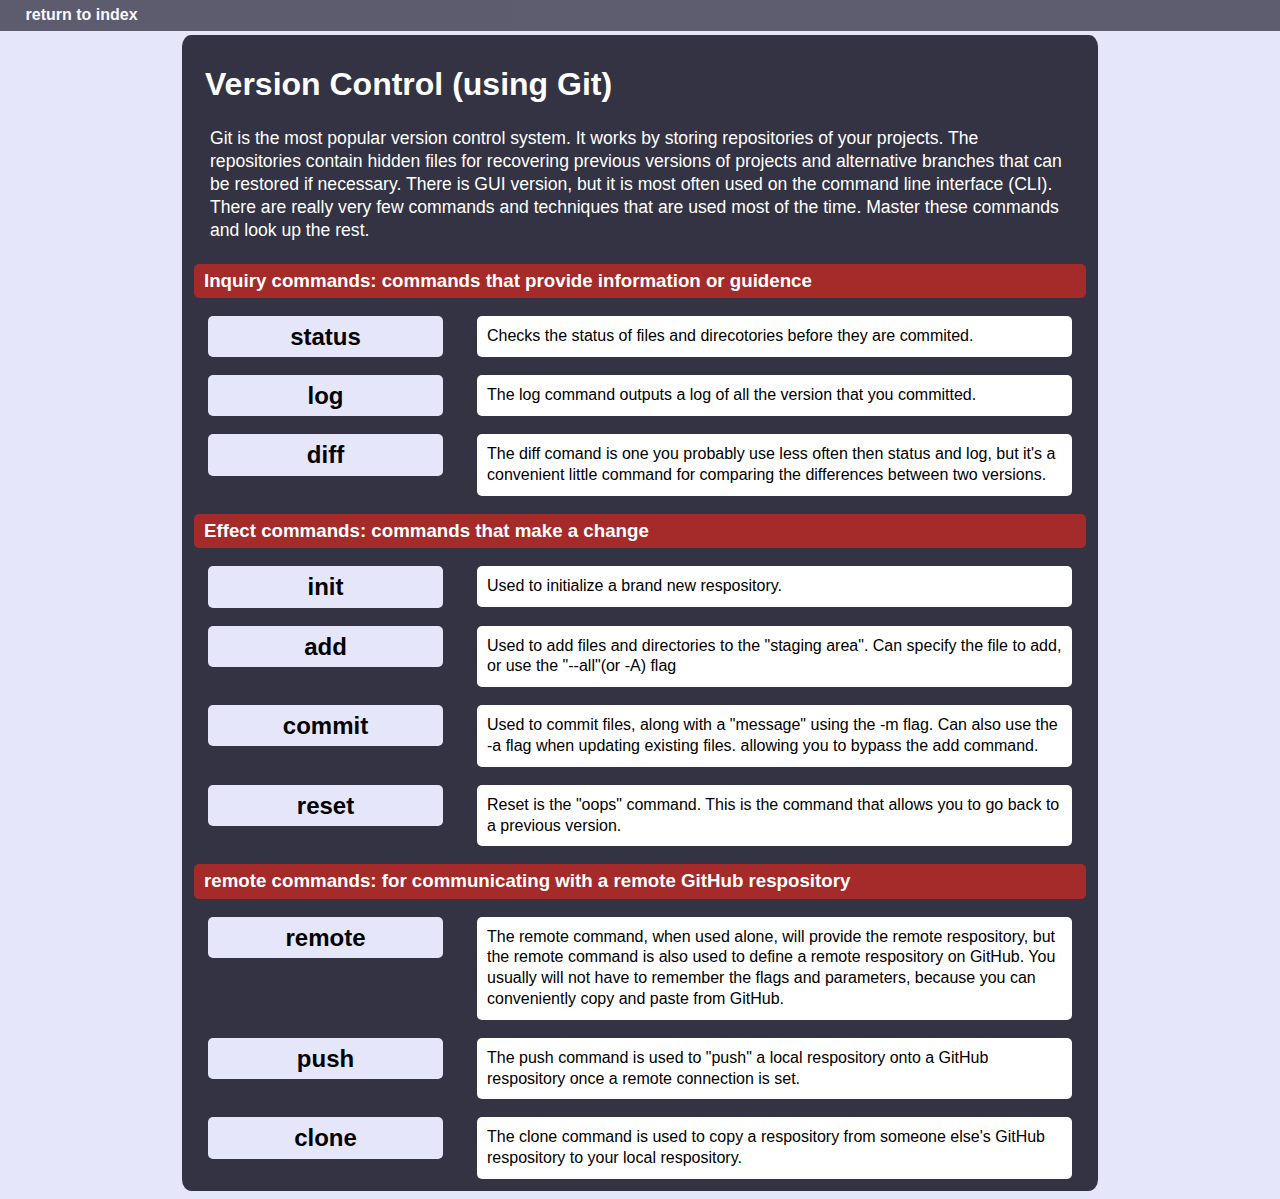
<file: git.html>
<!doctype html>
<html lang="en">
<head>
    <meta charset="UTF-8">
    <meta name="viewport" content="width=device-width, initial-scale=1.0">
    <meta http-equiv="X-UA-Compatible" content="ie=edge">
    <title>Document</title>
    <link rel="stylesheet" href="css/tutorial2.css">
</head>
<body>
    <nav class="top-nav">
        <ul>
            <li><a href="index.html">return to index</a></li>
        </ul>
    </nav>
    <div class="container">
        <header>
            <h1>Version Control (using Git)</h1>
            <p>Git is the most popular version control system. It works by storing
                repositories of your projects. The repositories contain hidden files
                for recovering previous versions of projects and alternative branches that
                can be restored if necessary. There is GUI version, but it is most often used on
                the command line interface (CLI). There are really very few commands and techniques
                that are used most of the time. Master these commands and look up the rest.
            </p>
        </header>
        <div class="main-content">
            <div class="row">
                    <div class="col col-3-3">
                        <h3>Inquiry commands: commands that provide information or guidence</h3>
                        
                    </div>
                </div>
                <div class="row">
                    <div class="col col-1-3">
                        <h2>status</h2>
                    </div>
                    <section class="col col-2-3">
                        <p>Checks the status of files and direcotories before they are commited.</p>
                    </section>
                </div>
                <div class="row">
                    <div class="col col-1-3">
                        <h2>log</h2>
                    </div>
                    <section class="col col-2-3">
                        <p>The log command outputs a log of all the version that you committed.</p>
                    </section>
                </div>
                <div class="row">
                        <div class="col col-1-3">
                            <h2>diff</h2>
                        </div>
                        <section class="col col-2-3">
                            <p>The diff comand is one you probably use less often then status and log, but it's
                                a convenient little command for comparing the differences between two versions.</p>
                        </section>
                    </div>

                <div class="row"><div class="col col-3-3"><h3>Effect commands: commands that make a change</h3></div></div>
                <div class="row">
                    <div class="col col-1-3">
                        <h2>init</h2>
                    </div>
                    <section class="col col-2-3">
                        <p>Used to initialize a brand new respository. 
                        </p>
                    </section>
                    </div>
                <div class="row">
                    <div class="col col-1-3">
                        <h2>add</h2>
                    </div>
                    <section class="col col-2-3">
                        <p>Used to add files and directories to the "staging area". Can specify the file to add, or use the "--all"(or -A) flag</p>
                    </section>
                </div>
                <div class="row">
                    <div class="col col-1-3">
                        <h2>commit</h2>
                    </div>
                    <section class="col col-2-3">
                        <p>Used to commit files, along with a "message" using the -m flag. Can also use the -a flag 
                            when updating existing files. allowing you to bypass the add command.</p>
                    </section>
                </div>
                <div class="row">
                        <div class="col col-1-3">
                            <h2>reset</h2>
                        </div>
                        <section class="col col-2-3">
                            <p>Reset is the "oops" command. This is the command that allows you to go back to a previous 
                                version.
                            </p>
                        </section>
                    </div>

                <div class="row"><div class="col col-3-3"><h3>remote commands: for communicating with a remote GitHub respository</h3></div></div>
                
                <div class="row">
                    <div class="col col-1-3">
                        <h2>remote</h2>
                    </div>
                    <section class="col col-2-3">
                        <p>The remote command, when used alone, will provide the remote respository, but the remote
                            command is also used to define a remote respository on GitHub. You usually will not have to remember
                            the flags and parameters, because you can conveniently copy and paste from GitHub.
                        </p>
                    </section>
                </div>
                <div class="row">
                    <div class="col col-1-3">
                        <h2>push</h2>
                    </div>
                    <section class="col col-2-3">
                        <p>The push command is used to "push" a local respository onto a GitHub respository once a remote
                            connection is set. 
                        </p>
                    </section>
                </div>
                <div class="row">
                    <div class="col col-1-3">
                        <h2>clone</h2>
                    </div>
                    <section class="col col-2-3">
                        <p>The clone command is used to copy a respository from someone else's GitHub respository to 
                            your local respository.
                        </p>
                    </section>
                </div>
        </div>
    </div>
</body>
</html>
</file>
<file: _css/tutorial2.css>
/* Some universal settings */
 
 body{
    line-height: 1.4;
    font-size: 16px; 
    font-family: 'Trebuchet MS', 'Lucida Sans Unicode', 'Lucida Grande', 'Lucida Sans', sans-serif;
    background-color: lavender;
}

a{
    text-decoration: none;
    font-weight: bold;
}

p{
    margin: 5px;
}

h2, h3{
    margin: 0;
}
h3{
    padding-left: 5px;
}



/* The top nav bar */
.mobile-menu{
    padding-right: 25px;
    cursor: pointer;
    font-size: 1.5em;
    text-align:right;
    /* display:inline-block; */
    /* float:right; */
}

.bar {
    width: 30px;
    height: 4px;
    background-color: white;
    margin: 4px 0;
    transition: 0.4s;
    
}

.mobile-menu_close{
    display:none;
    font-weight: bold;
}

.top-nav, .low-nav{
    width: 100%;
    position: fixed;
    top:0; left: 0;
    background: #223;
    color:white;
    opacity: .8;
}
/* .index .top-nav{
    display:none;
} */

/* .top-nav p a{
    color: white;
    float: right;
    padding-right: 15px;
} */

/* .index */ .top-nav ul{ 
    display:none;
}

.top-nav ul, .low-nav ul { 
    margin: 0 auto;
    padding: 0;
    width:100%;
    clear: right;   
}
/* the index and low-nav class styles was a for design experiment; 
not sure if I gonna keep it.  */

/* .low-nav ul{
    display: flex; 
    justify-content: space-between; 
} */

.top-nav li, .low-nav li{
    font-weight:bold;
    font-size: 1.5em;
    list-style-type: none;
    display: block;
    padding: 5px 25px;
    text-align: right;
    color: cyan;
}

.top-nav li a, .low-nav li a{
    color: white;
    transition: all 0.9s;
}
.top-nav li a:hover, .low-nav li a:hover{
    color: cyan;
}
.current li a{
    color: cyan;
}

.mobile-menu_close{
    display:none;
}

/* top */

.container{
    margin: 45px auto 0;
    clear:right;
}

header{
    background: #334;
    color: white;
    padding: 0 15px;
}

header h4{
    display:none;
}

header p{
    font-size: 1.1em;
    padding-bottom: 8px;
}

header a{
    color: cyan;
}

.divided-header h1{
    float:left;
    width:60%;
}

.divided-header h4{
    float:right;
    width:30%;
}
.divided-header p{
    clear:both;
}

.row{
    clear: both;
    overflow: auto;
    border: 1px solid #334;
}
.row>.col-3-3{
    color: lavender;
    background: #556;
}

section{
    padding: 5px;
}

.col-1-3{
    background-color:lavender;
    text-align: center;
}

.linked{
    transition: all 0.9s;
}
.linked:hover{
    /* transform: scale(1.1,1.1); */
    background: brown;
}

.linked a{
    transition: all 0.9s;
    text-decoration: none;
    color:blue;
}
.linked a:hover{
    color: cyan;
   
}

.footer .col{
    text-align: center;
    font-weight: bolder;
    font-size: 1.5em;
    margin: 0 auto;
    cursor: pointer;
}


.wide{
    /* display:none; */
}

@media all and (min-width: 600px){
    .container{
        background: #334;
        padding: 8px;
        border-radius: 1%;
        max-width: 1000px;
        margin: 35px auto 0;
        clear: right;
    }
    header{
        padding: 0 15px;
    }

    header h4{
        display:block;
    }

    .wide{
        /* display:inline; */
    }
   
    /* This is for full display of nav */

    .index .top-nav ul{
        display:flex;
        
    }
    
    .top-nav ul, .low-nav ul{
    
        margin: 0 auto;
        padding: 0;
        width:100%;
        display: flex;
        justify-content: space-between;
          
    }
    .top-nav li, .low-nav li{
        font-weight:bold;
        font-size: 1em;
        list-style-type: none;
        display: inline-block;
        padding: 5px 2%;
    }

    .mobile-menu{
        display:none;
    }

    /* end full nav */

    .row{
        border: none;
        margin-top: 10px;
    }

    .index .row{
        display: flex;
        flex-wrap: no-wrap;  
    }

   .col{
       border-radius: 5px;
       padding: 5px;
       margin: 4px;
   }
    .col-1-3{
        float:left;
        width: 25%;
        margin-left: 2%;
    }

    .index .col-1-3{
        float:none;
        
    }

    .col-2-3{
        background-color:white; 
        float:right;
        width: 65%;
        margin-right: 2%;
        
    }

    .index .col-2-3{
        float:none;
        width: 68%;
    }
    
    index .col-3-3{
        width: 100%;
    }


}
</file>
<file: css/tutorial2.css>
/* Some universal systems */
 
 body{
    line-height: 1.3;
    font-size: 16px; 
    font-family: 'Trebuchet MS', 'Lucida Sans Unicode', 'Lucida Grande', 'Lucida Sans', sans-serif;
    background-color: lavender;
}

a{
    text-decoration: none;
    font-weight: bold;
}

p{
    margin: 5px;
}

h2, h3{
    margin: 0;
}
h3{
    padding-left: 5px;
}
/* The top nav bar */
.top-nav{
    width: 100%;
    position: fixed;
    top:0; left: 0;
    background: #223;
    color:white;
    opacity: .7;
}

.top-nav ul{
    margin: 0 auto;
    padding: 0;
    width:100%;
    display: flex;
    justify-content: space-between;
      
}
.top-nav li{
    font-weight:bold;
    list-style-type: none;
    display: inline-block;
    padding: 5px 2%;
}

.top-nav li a{
    color: white;
    transition: all 0.9s;
}
.top-nav li a:hover{
    color: cyan;
}

/* top */

.container{
    margin: 35px auto 0;
}

header{
    background: #334;
    color: white;
    padding: 0 15px;
}
header p{
    font-size: 1.1em;
    padding-bottom: 8px;
}

.row{
    clear: both;
    overflow: auto;
    border: 1px solid brown;
}
.row>.col-3-3{
    color: white;
    background: brown;
}

section{
    padding: 5px;
}

.col-1-3{
    background-color:lavender;
    text-align: center;
}

.linked{
    transition: all 0.9s;
}
.linked:hover{
    /* transform: scale(1.1,1.1); */
    background: brown;
}

.linked a{
    transition: all 0.9s;
    text-decoration: none;
    color:blue;
}
.linked a:hover{
    color: cyan;
   
}

@media all and (min-width: 500px){
    .container{
        background: #334;
        padding: 8px;
        border-radius: 1%;
        max-width: 900px;
    }
    header{
        padding: 0 15px;
    }
   
    .row{
        border: none;
        margin-top: 10px;
    }

    .index .row{
        display: flex;
        flex-wrap: no-wrap;  
    }

   .col{
       border-radius: 5px;
       padding: 5px;
       margin: 4px;
   }
    .col-1-3{
        float:left;
        width: 25%;
        margin-left: 2%;
    }

    .index .col-1-3{
        float:none;
    }

    .col-2-3{
        background-color:white; 
        float:right;
        width: 65%;
        margin-right: 2%;
        
    }

    .index .col-2-3{
        float:none;
    }
    
    index .col-3-3{
        width: 100%;
    }


}
</file>
